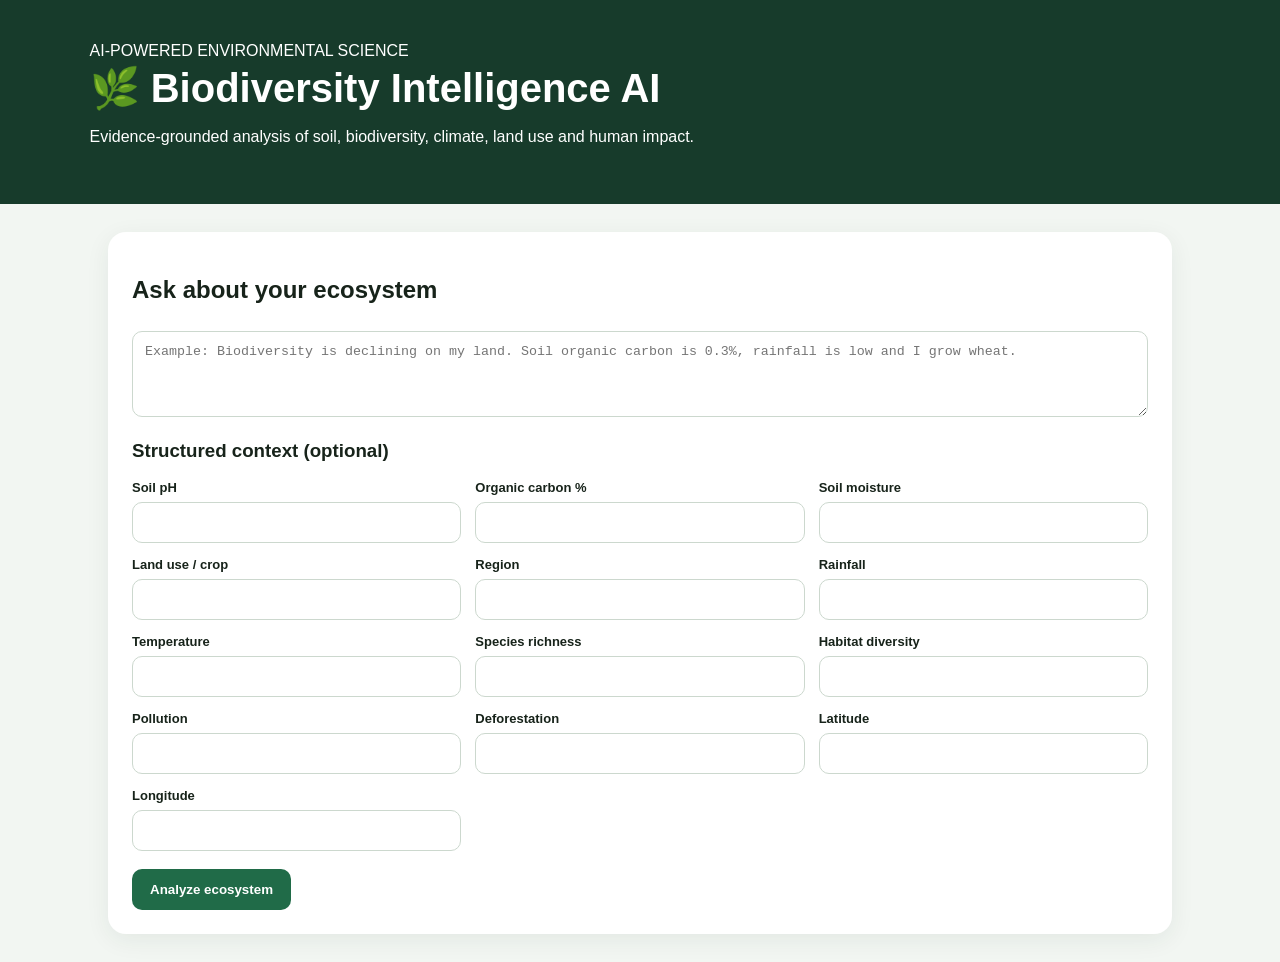
<file: frontend/index.html>
<!doctype html>
<html lang="en">
<head>
<meta charset="utf-8">
<meta name="viewport" content="width=device-width,initial-scale=1">
<title>Biodiversity Intelligence AI</title>
<style>
*{box-sizing:border-box}body{margin:0;font-family:Arial,sans-serif;background:#f2f6f2;color:#17231a}
header{background:#173b2b;color:white;padding:42px 7%}h1{font-size:40px;margin:5px 0}
main{max-width:1100px;margin:28px auto;padding:0 18px}.card{background:white;border-radius:18px;padding:24px;margin-bottom:20px;box-shadow:0 6px 24px #173b2b12}
textarea,input{width:100%;padding:12px;border:1px solid #ccd8ce;border-radius:10px;margin-top:7px}
.grid{display:grid;grid-template-columns:repeat(3,1fr);gap:14px}label{font-size:13px;font-weight:bold}
button{margin-top:18px;padding:13px 18px;border:0;border-radius:10px;background:#206b48;color:#fff;font-weight:bold;cursor:pointer}
.rec{border-left:5px solid #2d8056;padding:18px;margin:14px 0;background:#f7faf7;border-radius:12px}
.chip{display:inline-block;background:#e5f1e8;padding:6px 9px;border-radius:20px;margin:3px;font-size:12px}
.evidence{border-top:1px solid #e5e9e5;padding:12px 0}a{color:#1b6845}.hidden{display:none}
@media(max-width:800px){.grid{grid-template-columns:1fr}h1{font-size:30px}}
</style>
</head>
<body>
<header><div>AI-POWERED ENVIRONMENTAL SCIENCE</div><h1>🌿 Biodiversity Intelligence AI</h1><p>Evidence-grounded analysis of soil, biodiversity, climate, land use and human impact.</p></header>
<main>
<section class="card">
<h2>Ask about your ecosystem</h2>
<textarea id="question" rows="4" placeholder="Example: Biodiversity is declining on my land. Soil organic carbon is 0.3%, rainfall is low and I grow wheat."></textarea>
<h3>Structured context (optional)</h3>
<div class="grid">
<label>Soil pH<input id="ph" type="number" step="0.1"></label>
<label>Organic carbon %<input id="soc" type="number" step="0.01"></label>
<label>Soil moisture<input id="moisture" type="number"></label>
<label>Land use / crop<input id="land"></label>
<label>Region<input id="region"></label>
<label>Rainfall<input id="rainfall"></label>
<label>Temperature<input id="temperature" type="number"></label>
<label>Species richness<input id="species"></label>
<label>Habitat diversity<input id="habitat"></label>
<label>Pollution<input id="pollution"></label>
<label>Deforestation<input id="deforestation"></label>
<label>Latitude<input id="lat" type="number"></label>
<label>Longitude<input id="lon" type="number"></label>
</div>
<button onclick="analyze()">Analyze ecosystem</button>
</section>
<section id="output" class="card hidden"></section>
</main>
<script>
const v=id=>document.getElementById(id).value.trim(); const n=id=>v(id)===""?null:Number(v(id));
function payload(){return{
text:v("question")||null,
soil:{ph:n("ph"),organic_carbon:n("soc"),moisture:n("moisture")},
land:{use:v("land")||null,cover:null},
biodiversity:{species_richness:v("species")||null,habitat_diversity:v("habitat")||null},
climate:{temperature:n("temperature"),rainfall:v("rainfall")||null},
human_impact:{pollution:v("pollution")||null,deforestation:v("deforestation")||null},
region:v("region")||null,latitude:n("lat"),longitude:n("lon")}};
async function analyze(){
const out=document.getElementById("output");out.classList.remove("hidden");out.innerHTML="<p>🔬 Retrieving scientific evidence...</p>";
try{
const r=await fetch("/api/analyze",{method:"POST",headers:{"Content-Type":"application/json"},body:JSON.stringify(payload())});
const d=await r.json();
if(d.status==="needs_clarification"){out.innerHTML="<h2>More information needed</h2><p>"+d.clarifying_question+"</p>";return;}
let html="<h2>Environmental assessment</h2><p>"+(d.narrative||d.conversation_summary)+"</p>";
if(d.diagnosis?.length)html+="<h3>Diagnosis</h3><ul>"+d.diagnosis.map(x=>"<li>"+x+"</li>").join("")+"</ul>";
html+="<h2>Recommendations</h2>";
d.recommendations.forEach((r,i)=>{html+=`<div class="rec"><h3>${i+1}. ${r.action}</h3><p><b>Why it works:</b> ${r.why_it_works}</p><p><b>Impacted metrics:</b><br>${r.impacted_metrics.map(x=>`<span class="chip">${x}</span>`).join("")}</p><p><b>Time horizon:</b> ${r.time_horizon}</p><p><b>Confidence:</b> ${r.confidence}</p><p><b>Measurement:</b></p><ul>${r.measurement_plan.map(x=>`<li>${x}</li>`).join("")}</ul><h4>Scientific evidence</h4>${r.evidence.map(e=>`<div class="evidence"><b>${e.organization}: ${e.title}</b><p>${e.claim}</p><p>${e.mechanism}</p><a href="${e.source_url}" target="_blank">Source ↗</a></div>`).join("")}</div>`});
out.innerHTML=html;
}catch(e){out.innerHTML="<p>Backend not running. Start: uvicorn backend.main:app --reload</p>"}
}
</script>
</body>
</html>
</file>
